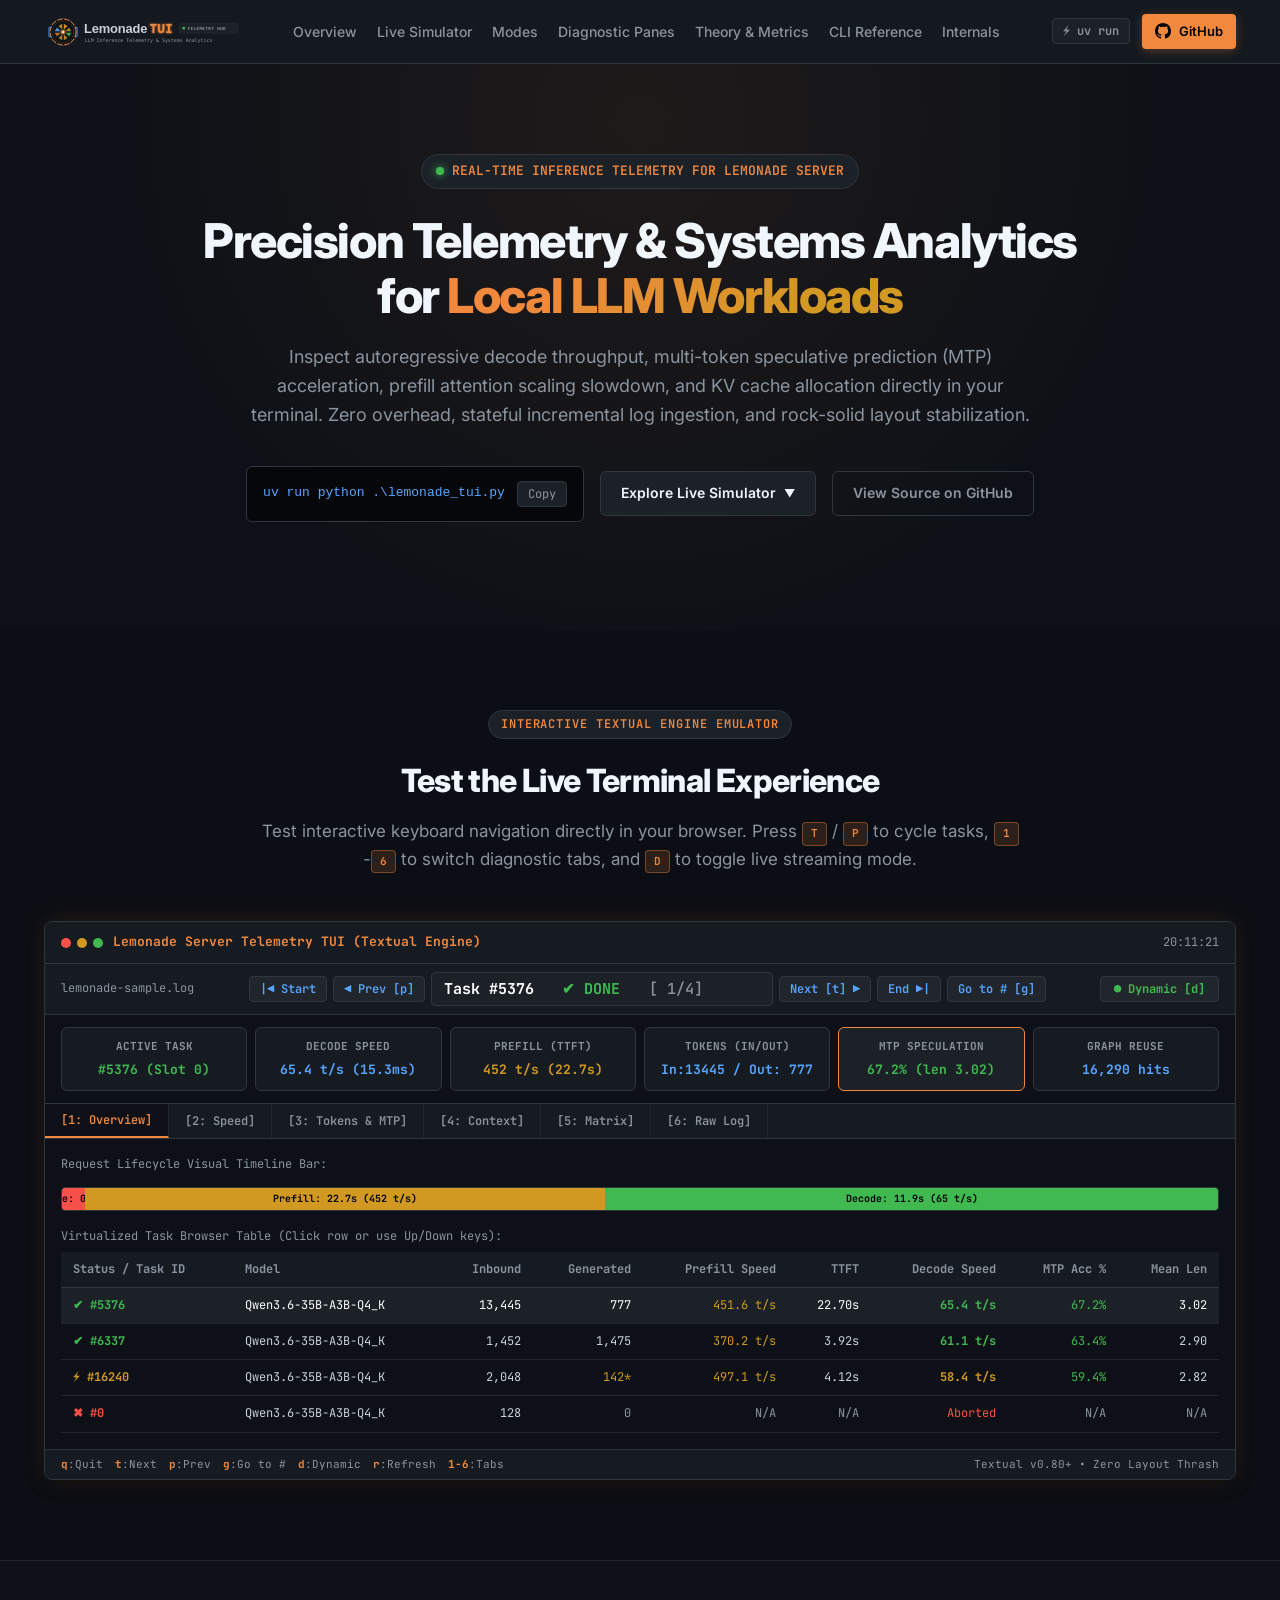
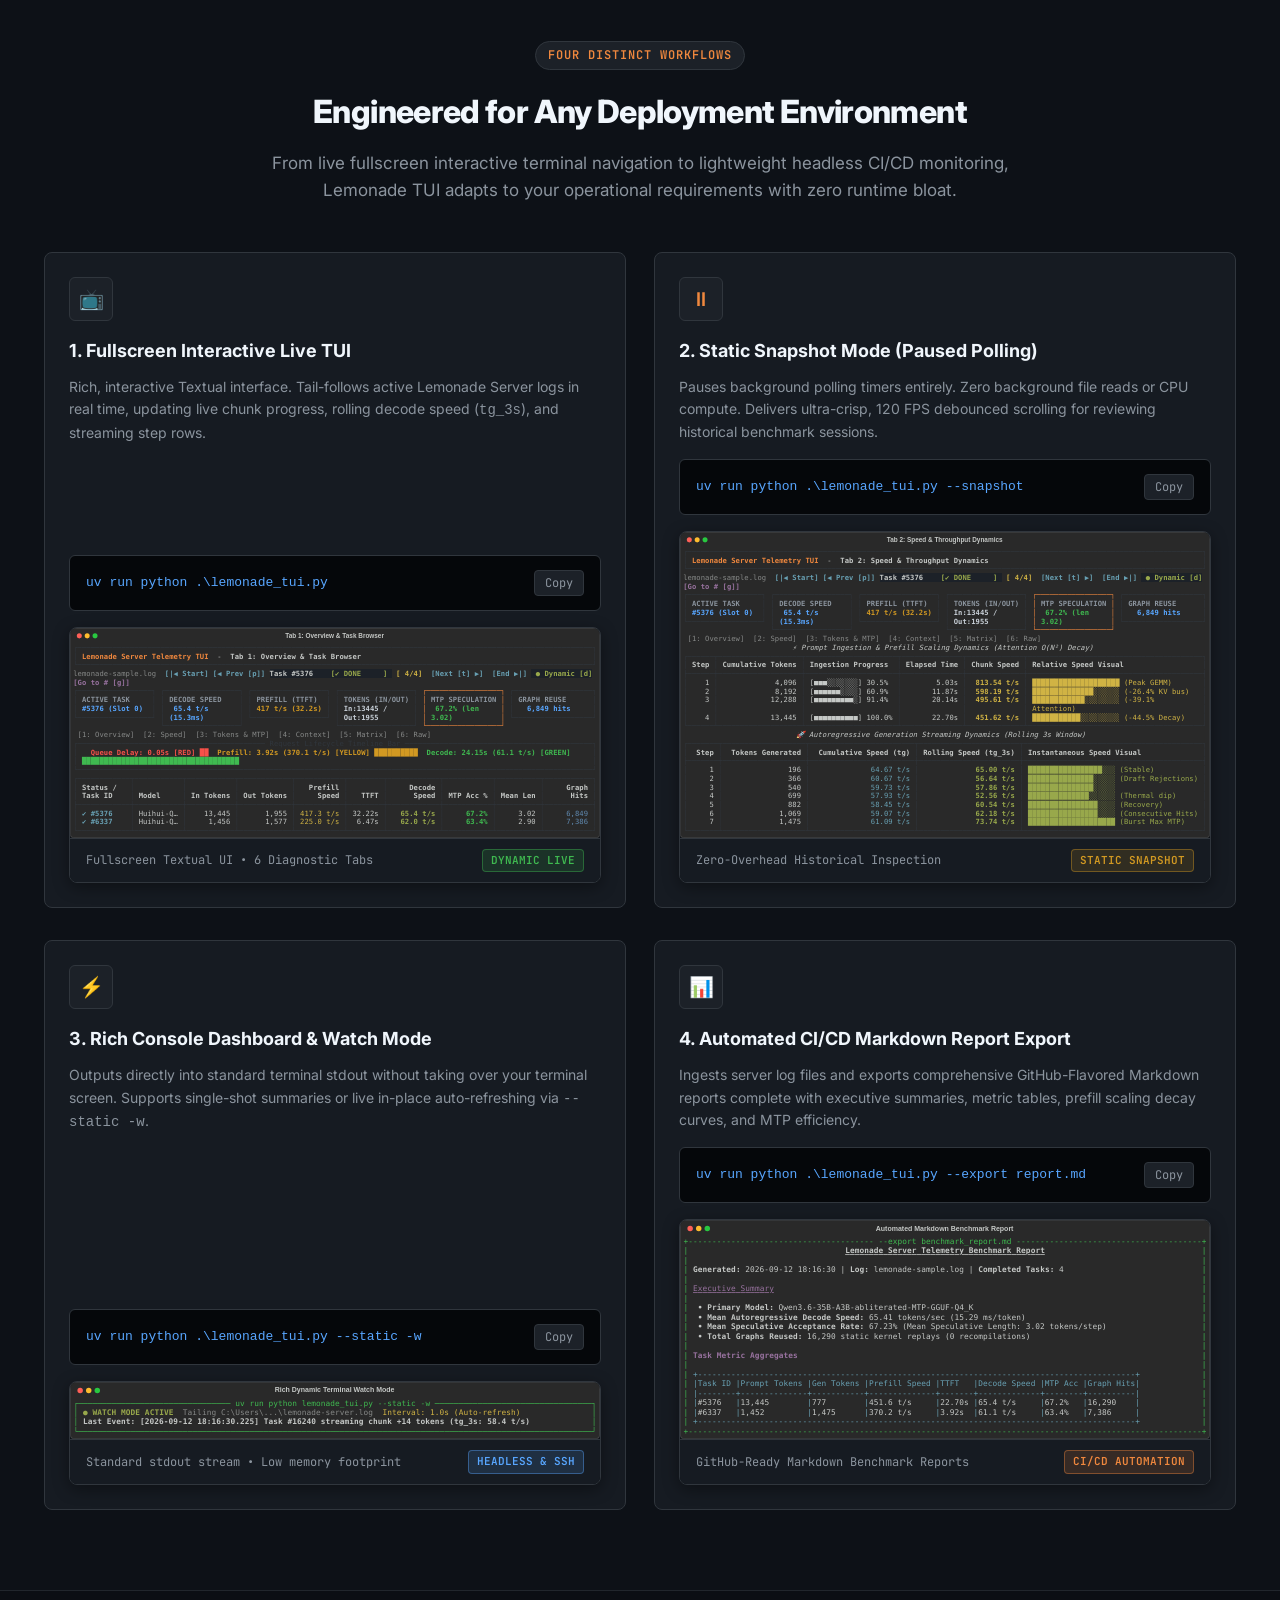
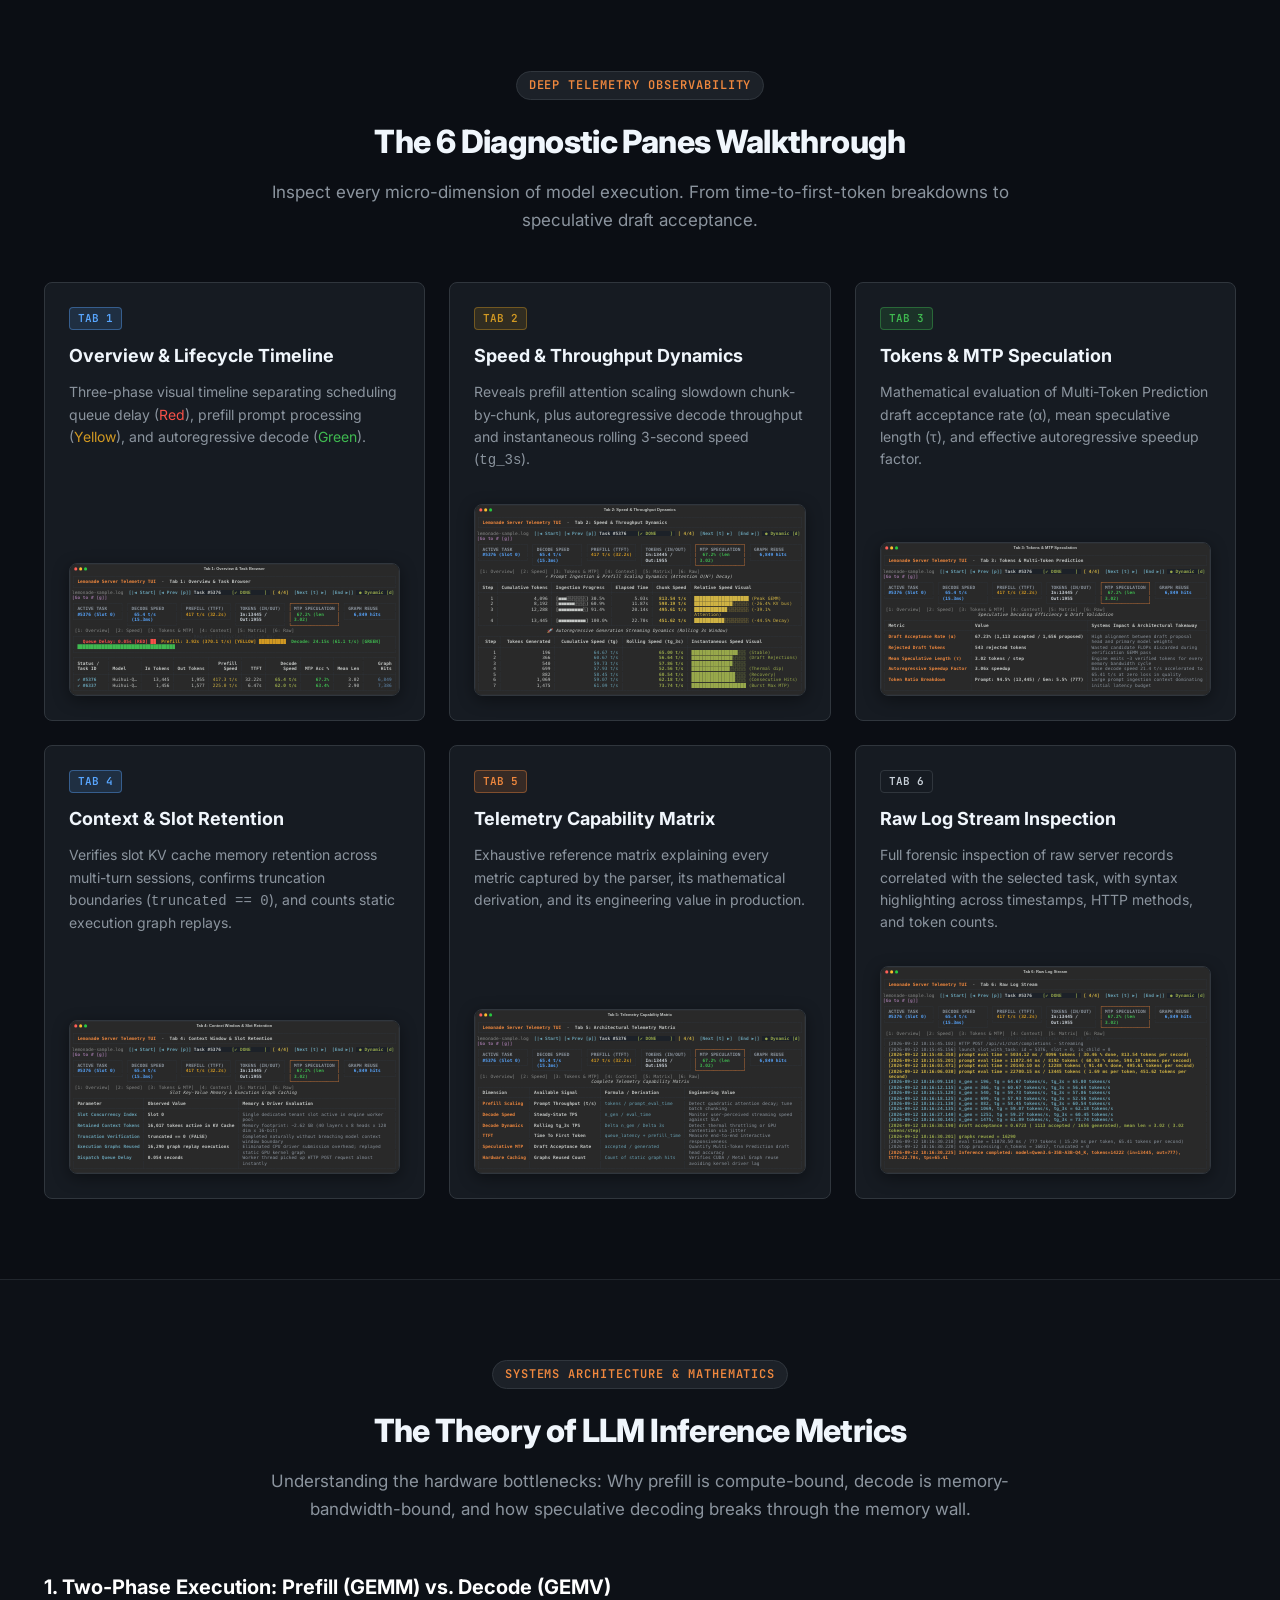
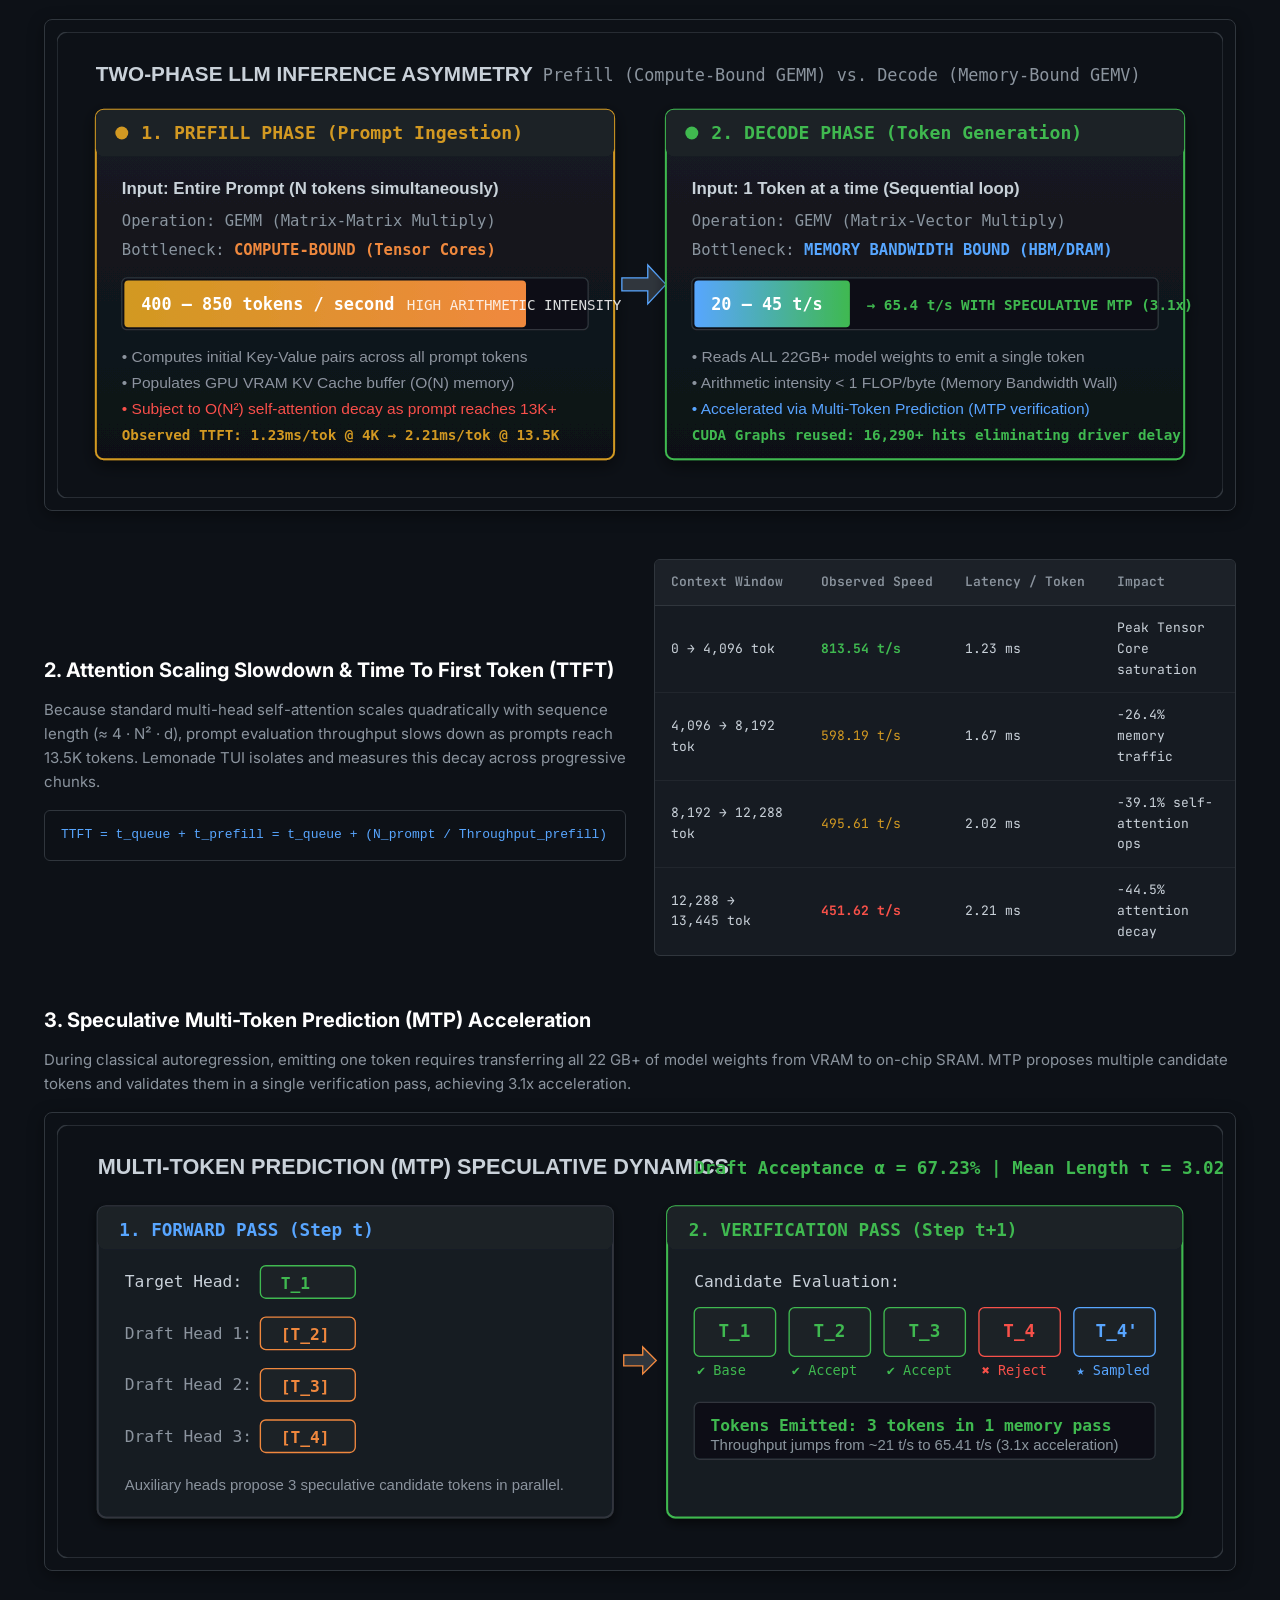
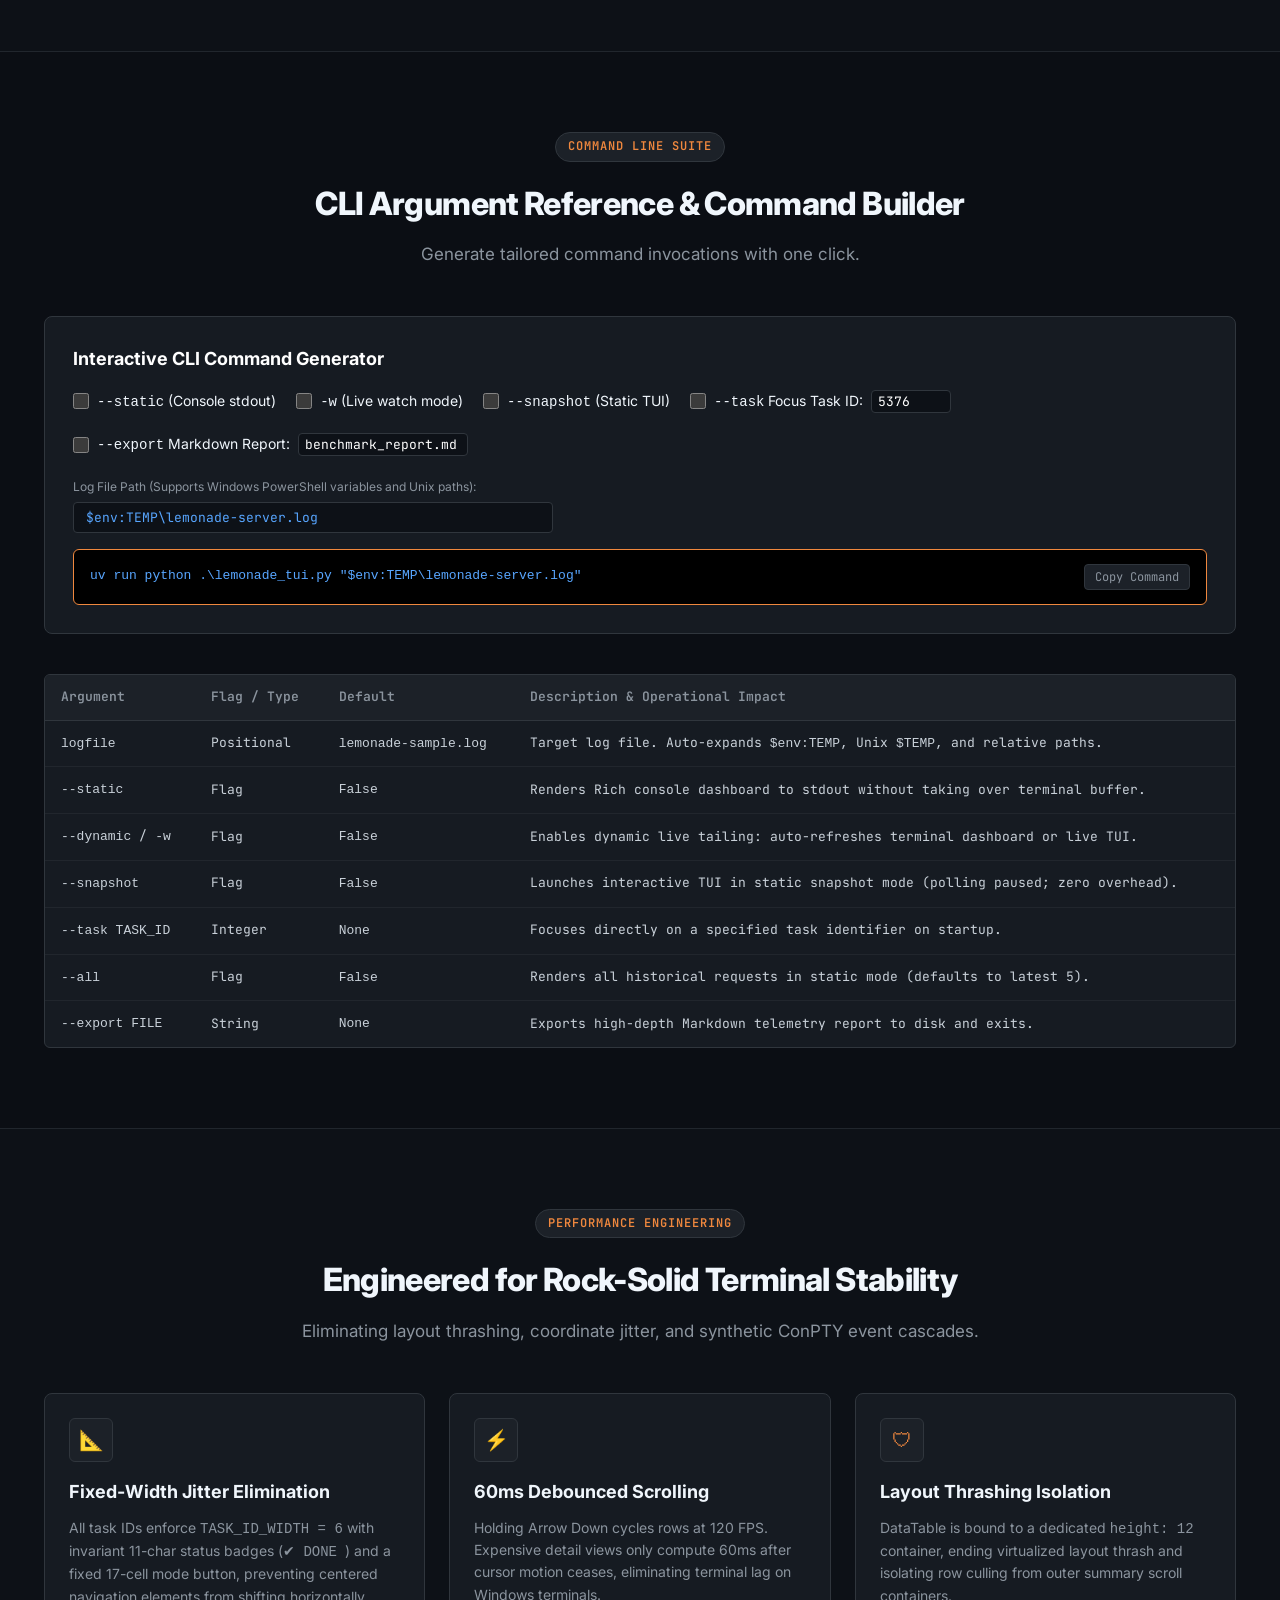
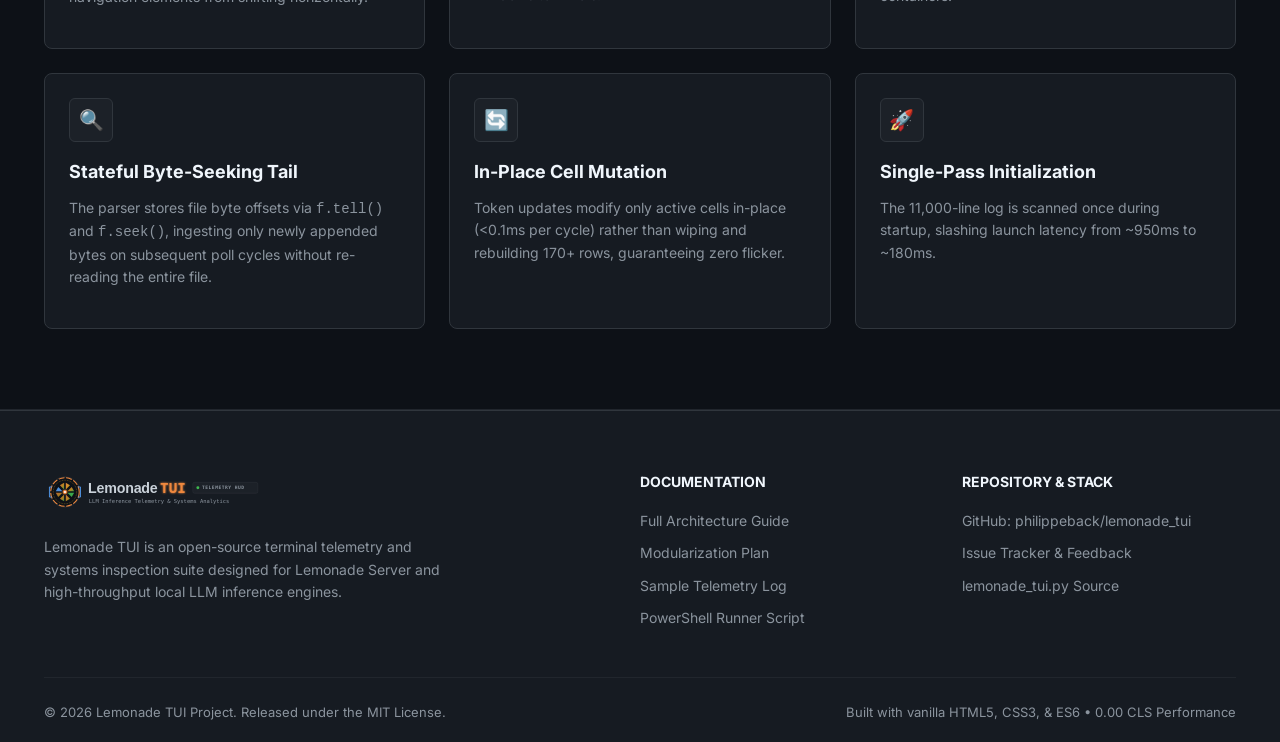
<file: docs/index.html>
<!DOCTYPE html>
<html lang="en">
<head>
  <meta charset="UTF-8">
  <meta name="viewport" content="width=device-width, initial-scale=1.0">
  <title>Lemonade TUI | High-Performance Inference Telemetry for Lemonade Server</title>
  <meta name="description" content="Precision LLM inference telemetry, decode throughput monitoring, speculative MTP acceleration, and KV cache analytics for Lemonade Server.">
  <meta property="og:title" content="Lemonade TUI - LLM Inference Telemetry Engine">
  <meta property="og:description" content="Real-time terminal inspection suite for Lemonade Server: decode speed, prefill decay, speculative MTP, and KV cache retention.">
  <meta property="og:type" content="website">
  <meta property="og:image" content="assets/brand/logo-lemonade-tui.svg">
  
  <link rel="icon" type="image/svg+xml" href="assets/brand/logo-icon.svg">
  <link rel="preconnect" href="https://fonts.googleapis.com">
  <link rel="preconnect" href="https://fonts.gstatic.com" crossorigin>
  <link href="https://fonts.googleapis.com/css2?family=Inter:wght@400;500;600;700;800&family=JetBrains+Mono:wght@400;500;600;700;800&display=swap" rel="stylesheet">
  
  <link rel="stylesheet" href="css/tokens.css">
  <link rel="stylesheet" href="css/layout.css">
  <link rel="stylesheet" href="css/components.css">
  <link rel="stylesheet" href="css/terminal-simulator.css">
</head>
<body>

  <!-- Sticky Global Header -->
  <header id="site-header">
    <div class="container header-inner">
      <a href="#overview" class="brand-link" aria-label="Lemonade TUI Home">
        <img src="assets/brand/logo-lemonade-tui.svg" alt="Lemonade TUI Logo" class="brand-logo-img">
      </a>

      <nav aria-label="Main Navigation">
        <ul class="nav-menu">
          <li><a href="#overview" class="nav-link">Overview</a></li>
          <li><a href="#tui-simulator" class="nav-link">Live Simulator</a></li>
          <li><a href="#modes" class="nav-link">Modes</a></li>
          <li><a href="#panes" class="nav-link">Diagnostic Panes</a></li>
          <li><a href="#metrics-theory" class="nav-link">Theory &amp; Metrics</a></li>
          <li><a href="#cli-reference" class="nav-link">CLI Reference</a></li>
          <li><a href="#internals" class="nav-link">Internals</a></li>
        </ul>
      </nav>

      <div class="header-actions">
        <button class="btn btn-secondary btn-sm btn-copy" data-clipboard-text="uv run python .\lemonade_tui.py" title="Copy launch command">
          <span>⚡ uv run</span>
        </button>
        <a href="https://github.com/philippeback/lemonade_tui" target="_blank" rel="noopener noreferrer" class="btn btn-primary btn-sm" id="btn-github-nav">
          <svg height="16" width="16" viewBox="0 0 16 16" fill="currentColor">
            <path d="M8 0C3.58 0 0 3.58 0 8c0 3.54 2.29 6.53 5.47 7.59.4.07.55-.17.55-.38 0-.19-.01-.82-.01-1.49-2.01.37-2.53-.49-2.69-.94-.09-.23-.48-.94-.82-1.13-.28-.15-.68-.52-.01-.53.63-.01 1.08.58 1.23.82.72 1.21 1.87.87 2.33.66.07-.52.28-.87.51-1.07-1.78-.2-3.64-.89-3.64-3.95 0-.87.31-1.59.82-2.15-.08-.2-.36-1.02.08-2.12 0 0 .67-.21 2.2.82.64-.18 1.32-.27 2-.27.68 0 1.36.09 2 .27 1.53-1.04 2.2-.82 2.2-.82.44 1.1.16 1.92.08 2.12.51.56.82 1.27.82 2.15 0 3.07-1.87 3.75-3.65 3.95.29.25.54.73.54 1.48 0 1.07-.01 1.93-.01 2.2 0 .21.15.46.55.38A8.013 8.013 0 0016 8c0-4.42-3.58-8-8-8z"/>
          </svg>
          <span>GitHub</span>
        </a>
      </div>
    </div>
  </header>

  <!-- Hero Section -->
  <section class="hero-section" id="overview">
    <div class="container">
      <div class="hero-badge">
        <span class="hero-pulse"></span>
        <span>REAL-TIME INFERENCE TELEMETRY FOR LEMONADE SERVER</span>
      </div>
      
      <h1 class="hero-headline">
        Precision Telemetry &amp; Systems Analytics for <span>Local LLM Workloads</span>
      </h1>
      
      <p class="hero-subhead">
        Inspect autoregressive decode throughput, multi-token speculative prediction (MTP) acceleration, 
        prefill attention scaling slowdown, and KV cache allocation directly in your terminal. 
        Zero overhead, stateful incremental log ingestion, and rock-solid layout stabilization.
      </p>

      <div class="hero-actions">
        <div class="code-box" style="margin: 0;">
          <code>uv run python .\lemonade_tui.py</code>
          <button class="btn-copy" data-clipboard-text="uv run python .\lemonade_tui.py" aria-label="Copy Command">
            Copy
          </button>
        </div>
        <a href="#tui-simulator" class="btn btn-secondary">
          <span>Explore Live Simulator</span>
          <span style="font-size: 11px;">▼</span>
        </a>
        <a href="https://github.com/philippeback/lemonade_tui" target="_blank" rel="noopener noreferrer" class="btn btn-ghost">
          <span>View Source on GitHub</span>
        </a>
      </div>
    </div>
  </section>

  <!-- Interactive Terminal Simulator Section -->
  <section class="section section-alt" id="tui-simulator">
    <div class="container">
      <div class="section-header">
        <span class="section-badge">INTERACTIVE TEXTUAL ENGINE EMULATOR</span>
        <h2 class="section-title">Test the Live Terminal Experience</h2>
        <p class="section-lead">
          Test interactive keyboard navigation directly in your browser. 
          Press <kbd class="badge badge-orange">t</kbd> / <kbd class="badge badge-orange">p</kbd> to cycle tasks, 
          <kbd class="badge badge-orange">1</kbd>-<kbd class="badge badge-orange">6</kbd> to switch diagnostic tabs, 
          and <kbd class="badge badge-orange">d</kbd> to toggle live streaming mode.
        </p>
      </div>

      <!-- Simulated TUI Container -->
      <div class="tui-window">
        <!-- Window Chrome -->
        <div class="tui-header">
          <div class="tui-title-area">
            <div class="tui-traffic-lights">
              <span class="tui-dot red"></span>
              <span class="tui-dot yellow"></span>
              <span class="tui-dot green"></span>
            </div>
            <span class="tui-header-title">Lemonade Server Telemetry TUI (Textual Engine)</span>
          </div>
          <span class="tui-header-clock" id="sim-clock">18:16:30</span>
        </div>

        <!-- Task Bar (#task-bar) -->
        <div class="tui-task-bar">
          <span class="tui-log-name">lemonade-sample.log</span>
          
          <div class="tui-task-controls">
            <button class="tui-btn" id="sim-btn-first" title="First Task [Home]">|◀ Start</button>
            <button class="tui-btn" id="sim-btn-prev" title="Previous Task [p]">◀ Prev [p]</button>
            
            <div class="tui-banner-label">
              <span class="tui-task-id-str" id="sim-task-id">Task #5376  </span>
              <span class="tui-task-status-badge tui-status-done" id="sim-task-status">✔ DONE     </span>
              <span class="tui-counter" id="sim-counter">[ 1/ 4]</span>
            </div>

            <button class="tui-btn" id="sim-btn-next" title="Next Task [t]">Next [t] ▶</button>
            <button class="tui-btn" id="sim-btn-end" title="Last Task [End]">End ▶|</button>
            <button class="tui-btn" id="sim-btn-goto" title="Jump to Task # [g]">Go to # [g]</button>
          </div>

          <button class="tui-btn tui-btn-mode" id="sim-btn-dynamic" title="Toggle Live Streaming vs Snapshot [d]">
            ● Dynamic [d]
          </button>
        </div>

        <!-- 6 Invariant HUD KPI Ribbon Cards (#kpi-strip) -->
        <div class="tui-kpi-strip">
          <div class="tui-kpi-card">
            <span class="tui-kpi-title">ACTIVE TASK</span>
            <span class="tui-kpi-val" id="sim-val-task">#5376 (Slot 0)</span>
          </div>
          <div class="tui-kpi-card">
            <span class="tui-kpi-title">DECODE SPEED</span>
            <span class="tui-kpi-val" id="sim-val-decode">65.4 t/s (15.3ms)</span>
          </div>
          <div class="tui-kpi-card">
            <span class="tui-kpi-title">PREFILL (TTFT)</span>
            <span class="tui-kpi-val orange" id="sim-val-prefill">452 t/s (22.7s)</span>
          </div>
          <div class="tui-kpi-card">
            <span class="tui-kpi-title">TOKENS (IN/OUT)</span>
            <span class="tui-kpi-val" id="sim-val-tokens">In:13445 / Out: 777</span>
          </div>
          <div class="tui-kpi-card highlight">
            <span class="tui-kpi-title">MTP SPECULATION</span>
            <span class="tui-kpi-val green" id="sim-val-mtp">67.2% (len 3.02)</span>
          </div>
          <div class="tui-kpi-card">
            <span class="tui-kpi-title">GRAPH REUSE</span>
            <span class="tui-kpi-val" id="sim-val-graph">16,290 hits</span>
          </div>
        </div>

        <!-- Diagnostic Tabs Header -->
        <div class="tui-tabs-bar">
          <button class="tui-tab-btn active" data-tab="1">[1: Overview]</button>
          <button class="tui-tab-btn" data-tab="2">[2: Speed]</button>
          <button class="tui-tab-btn" data-tab="3">[3: Tokens &amp; MTP]</button>
          <button class="tui-tab-btn" data-tab="4">[4: Context]</button>
          <button class="tui-tab-btn" data-tab="5">[5: Matrix]</button>
          <button class="tui-tab-btn" data-tab="6">[6: Raw Log]</button>
        </div>

        <!-- Tab Content Panes -->
        <div class="tui-content-area">
          
          <!-- Pane 1: Overview -->
          <div class="tui-pane active" data-tab="1">
            <div style="font-size: 12px; color: #8b949e; margin-bottom: 6px;">Request Lifecycle Visual Timeline Bar:</div>
            <div class="tui-timeline-bar">
              <div class="tui-bar-segment tui-bar-queue" id="sim-bar-q" style="width: 5%;">Queue: 0.05s</div>
              <div class="tui-bar-segment tui-bar-prefill" id="sim-bar-p" style="width: 45%;">Prefill: 22.7s (452 t/s)</div>
              <div class="tui-bar-segment tui-bar-decode" id="sim-bar-d" style="width: 50%;">Decode: 11.9s (65 t/s)</div>
            </div>

            <div style="font-size: 12px; color: #8b949e; margin-bottom: 6px;">Virtualized Task Browser Table (Click row or use Up/Down keys):</div>
            <table class="tui-table">
              <thead>
                <tr>
                  <th>Status / Task ID</th>
                  <th>Model</th>
                  <th style="text-align: right;">Inbound</th>
                  <th style="text-align: right;">Generated</th>
                  <th style="text-align: right;">Prefill Speed</th>
                  <th style="text-align: right;">TTFT</th>
                  <th style="text-align: right;">Decode Speed</th>
                  <th style="text-align: right;">MTP Acc %</th>
                  <th style="text-align: right;">Mean Len</th>
                </tr>
              </thead>
              <tbody id="sim-task-rows">
                <tr class="selected">
                  <td style="color: #3fb950; font-weight: 700;">✔ #5376</td>
                  <td>Qwen3.6-35B-A3B-Q4_K</td>
                  <td style="text-align: right;">13,445</td>
                  <td style="text-align: right;">777</td>
                  <td style="text-align: right; color: #d29922;">451.6 t/s</td>
                  <td style="text-align: right;">22.70s</td>
                  <td style="text-align: right; color: #3fb950; font-weight: 700;">65.4 t/s</td>
                  <td style="text-align: right; color: #3fb950;">67.2%</td>
                  <td style="text-align: right;">3.02</td>
                </tr>
                <tr>
                  <td style="color: #3fb950; font-weight: 700;">✔ #6337</td>
                  <td>Qwen3.6-35B-A3B-Q4_K</td>
                  <td style="text-align: right;">1,452</td>
                  <td style="text-align: right;">1,475</td>
                  <td style="text-align: right; color: #d29922;">370.2 t/s</td>
                  <td style="text-align: right;">3.92s</td>
                  <td style="text-align: right; color: #3fb950; font-weight: 700;">61.1 t/s</td>
                  <td style="text-align: right; color: #3fb950;">63.4%</td>
                  <td style="text-align: right;">2.90</td>
                </tr>
                <tr>
                  <td style="color: #d29922; font-weight: 700;">⚡ #16240</td>
                  <td>Qwen3.6-35B-A3B-Q4_K</td>
                  <td style="text-align: right;">2,048</td>
                  <td style="text-align: right; color: #d29922;">142*</td>
                  <td style="text-align: right; color: #d29922;">497.1 t/s</td>
                  <td style="text-align: right;">4.12s</td>
                  <td style="text-align: right; color: #d29922; font-weight: 700;">58.4 t/s</td>
                  <td style="text-align: right; color: #3fb950;">59.4%</td>
                  <td style="text-align: right;">2.82</td>
                </tr>
                <tr>
                  <td style="color: #f85149; font-weight: 700;">✖ #0</td>
                  <td>Qwen3.6-35B-A3B-Q4_K</td>
                  <td style="text-align: right;">128</td>
                  <td style="text-align: right; color: #8b949e;">0</td>
                  <td style="text-align: right; color: #8b949e;">N/A</td>
                  <td style="text-align: right; color: #8b949e;">N/A</td>
                  <td style="text-align: right; color: #f85149;">Aborted</td>
                  <td style="text-align: right; color: #8b949e;">N/A</td>
                  <td style="text-align: right; color: #8b949e;">N/A</td>
                </tr>
              </tbody>
            </table>
          </div>

          <!-- Pane 2: Speed -->
          <div class="tui-pane" data-tab="2">
            <div style="font-size: 13px; font-weight: 700; color: #d29922; margin-bottom: 8px;">⚡ Prompt Ingestion &amp; Attention Scaling Degradation:</div>
            <table class="tui-table" style="margin-bottom: 16px;">
              <thead>
                <tr>
                  <th>Context Boundary</th>
                  <th>Cumulative Tokens</th>
                  <th>Ingestion Speed</th>
                  <th>Latency / Token</th>
                  <th>Scaling Visual</th>
                </tr>
              </thead>
              <tbody>
                <tr>
                  <td>Step 1 (0 → 4K)</td>
                  <td>4,096</td>
                  <td style="color: #d29922; font-weight: 700;">813.54 t/s</td>
                  <td>1.23 ms/tok</td>
                  <td style="color: #d29922;">████████████████████ (Peak GEMM saturation)</td>
                </tr>
                <tr>
                  <td>Step 2 (4K → 8K)</td>
                  <td>8,192</td>
                  <td style="color: #d29922; font-weight: 700;">598.19 t/s</td>
                  <td>1.67 ms/tok</td>
                  <td style="color: #d29922;">██████████████░░░░░░ (-26.4% KV cache traffic)</td>
                </tr>
                <tr>
                  <td>Step 3 (8K → 12K)</td>
                  <td>12,288</td>
                  <td style="color: #d29922; font-weight: 700;">495.61 t/s</td>
                  <td>2.02 ms/tok</td>
                  <td style="color: #d29922;">████████████░░░░░░░░ (-39.1% Self-Attention)</td>
                </tr>
                <tr>
                  <td>Step 4 (12K → 13.5K)</td>
                  <td>13,445</td>
                  <td style="color: #d29922; font-weight: 700;">451.62 t/s</td>
                  <td>2.21 ms/tok</td>
                  <td style="color: #d29922;">███████████░░░░░░░░░ (-44.5% Context Decay)</td>
                </tr>
              </tbody>
            </table>
            <div style="font-size: 13px; font-weight: 700; color: #3fb950; margin-bottom: 8px;">🚀 Autoregressive Decode Streaming (Rolling tg_3s Window):</div>
            <div style="font-size: 12px; color: #8b949e;">Rolling 3-second generation speed oscillates between 52 t/s (draft rejections) and 74 t/s (burst MTP hits).</div>
          </div>

          <!-- Pane 3: Tokens & MTP -->
          <div class="tui-pane" data-tab="3">
            <div class="grid-2">
              <div style="background: #161b22; padding: 16px; border-radius: 6px; border: 1px solid #30363d;">
                <div style="color: #8b949e; font-size: 11px; font-weight: 700; text-transform: uppercase;">Prompt vs. Generation Allocation</div>
                <div style="font-size: 20px; font-weight: 800; color: #c9d1d9; margin: 8px 0;" id="sim-tok-prompt">13,445 prompt tokens</div>
                <div style="font-size: 14px; color: #58a6ff;" id="sim-tok-gen">777 generated tokens</div>
                <div style="font-size: 12px; color: #8b949e; margin-top: 8px;">Ratio: 94.5% prompt context / 5.5% completion output</div>
              </div>
              <div style="background: #161b22; padding: 16px; border-radius: 6px; border: 1px solid #f0883e;">
                <div style="color: #f0883e; font-size: 11px; font-weight: 700; text-transform: uppercase;">Speculative Draft Acceptance Rate</div>
                <div style="font-size: 24px; font-weight: 800; color: #3fb950; margin: 6px 0;" id="sim-tok-accept">67.2%</div>
                <div style="font-size: 14px; color: #c9d1d9; font-weight: 600;" id="sim-tok-speedup">~3.02x Acceleration</div>
                <div style="font-size: 12px; color: #8b949e; margin-top: 6px;">Single memory bandwidth pass emits 3 verified tokens</div>
              </div>
            </div>
          </div>

          <!-- Pane 4: Context -->
          <div class="tui-pane" data-tab="4">
            <table class="tui-table">
              <tbody>
                <tr>
                  <td style="color: #8b949e; width: 220px;">Retained KV Cache Tokens</td>
                  <td style="color: #ffffff; font-weight: 700;" id="sim-ctx-tokens">16,017 tokens</td>
                  <td style="color: #8b949e;">~2.62 GB allocated in VRAM for instant subsequent prompt turn</td>
                </tr>
                <tr>
                  <td style="color: #8b949e;">Context Truncation Status</td>
                  <td style="color: #3fb950; font-weight: 700;">truncated == 0</td>
                  <td style="color: #8b949e;">Request completed within context window limit (No output clipping)</td>
                </tr>
                <tr>
                  <td style="color: #8b949e;">CUDA Execution Graphs Reused</td>
                  <td style="color: #58a6ff; font-weight: 700;" id="sim-ctx-graphs">16,290 hits</td>
                  <td style="color: #8b949e;">Eliminated CPU driver submission delays; replayed pre-compiled GPU graph</td>
                </tr>
                <tr>
                  <td style="color: #8b949e;">Dispatch Queue Scheduling Delay</td>
                  <td style="color: #f0883e; font-weight: 700;" id="sim-ctx-queue">0.054s</td>
                  <td style="color: #8b949e;">Worker thread immediately picked up HTTP request without backlog delay</td>
                </tr>
              </tbody>
            </table>
          </div>

          <!-- Pane 5: Capability Matrix -->
          <div class="tui-pane" data-tab="5">
            <div style="font-size: 12px; color: #8b949e; margin-bottom: 8px;">Exhaustive Architectural Telemetry Mapping:</div>
            <table class="tui-table">
              <thead>
                <tr>
                  <th>Signal Dimension</th>
                  <th>Metric Name</th>
                  <th>Derivation Formula</th>
                  <th>Systems Value</th>
                </tr>
              </thead>
              <tbody>
                <tr>
                  <td style="color: #f0883e; font-weight: 700;">Prefill Scaling</td>
                  <td>Prompt Throughput (t/s)</td>
                  <td><code>tokens / prompt_eval_time</code></td>
                  <td>Detect quadratic attention decay; tune batch chunking</td>
                </tr>
                <tr>
                  <td style="color: #58a6ff; font-weight: 700;">Decode Speed</td>
                  <td>Steady-State TPS</td>
                  <td><code>n_gen / eval_time</code></td>
                  <td>Monitor user-perceived streaming speed against SLA</td>
                </tr>
                <tr>
                  <td style="color: #3fb950; font-weight: 700;">Speculative MTP</td>
                  <td>Draft Acceptance Rate</td>
                  <td><code>accepted / generated</code></td>
                  <td>Quantify Multi-Token Prediction draft head accuracy</td>
                </tr>
                <tr>
                  <td style="color: #bc8cff; font-weight: 700;">Hardware Graph</td>
                  <td>Graphs Reused Count</td>
                  <td><code>graphs reused = N</code></td>
                  <td>Verify static CUDA / Metal graph replay avoiding kernel driver lag</td>
                </tr>
              </tbody>
            </table>
          </div>

          <!-- Pane 6: Raw Log -->
          <div class="tui-pane" data-tab="6">
            <pre class="tui-raw-log" id="sim-raw-log">Loading raw correlated records...</pre>
          </div>

        </div>

        <!-- Terminal Status Footer -->
        <div class="tui-footer">
          <div class="tui-keys-strip">
            <span><span class="tui-key-badge">q</span>:Quit</span>
            <span><span class="tui-key-badge">t</span>:Next</span>
            <span><span class="tui-key-badge">p</span>:Prev</span>
            <span><span class="tui-key-badge">g</span>:Go to #</span>
            <span><span class="tui-key-badge">d</span>:Dynamic</span>
            <span><span class="tui-key-badge">r</span>:Refresh</span>
            <span><span class="tui-key-badge">1-6</span>:Tabs</span>
          </div>
          <span>Textual v0.80+ • Zero Layout Thrash</span>
        </div>

        <!-- Jump to Task Modal Dialog (#sim-jump-modal) -->
        <div class="tui-modal-overlay" id="sim-jump-modal">
          <div class="tui-modal-box">
            <div style="font-weight: 700; color: #f0883e; margin-bottom: 4px;">Jump to Task ID</div>
            <div style="font-size: 11px; color: #8b949e;">Available: 0, 5376, 6337, 16240</div>
            <input type="number" class="tui-modal-input" id="sim-jump-input" placeholder="e.g. 5376">
            <div style="display: flex; gap: 8px; justify-content: center;">
              <button class="btn btn-primary btn-sm" id="sim-modal-submit">Jump [Enter]</button>
              <button class="btn btn-ghost btn-sm" id="sim-modal-cancel">Cancel [Esc]</button>
            </div>
          </div>
        </div>

      </div>
    </div>
  </section>

  <!-- Execution Modes Section -->
  <section class="section" id="modes">
    <div class="container">
      <div class="section-header">
        <span class="section-badge">FOUR DISTINCT WORKFLOWS</span>
        <h2 class="section-title">Engineered for Any Deployment Environment</h2>
        <p class="section-lead">
          From live fullscreen interactive terminal navigation to lightweight headless CI/CD monitoring, 
          Lemonade TUI adapts to your operational requirements with zero runtime bloat.
        </p>
      </div>

      <div class="grid-2" style="margin-bottom: 32px;">
        
        <!-- Mode 1: Interactive Live TUI -->
        <div class="feature-card">
          <div class="card-icon">📺</div>
          <h3 class="card-title">1. Fullscreen Interactive Live TUI</h3>
          <p class="card-text">
            Rich, interactive Textual interface. Tail-follows active Lemonade Server logs in real time, 
            updating live chunk progress, rolling decode speed (<code>tg_3s</code>), and streaming step rows.
          </p>
          <div class="code-box">
            <code>uv run python .\lemonade_tui.py</code>
            <button class="btn-copy" data-clipboard-text="uv run python .\lemonade_tui.py">Copy</button>
          </div>
          <div class="screenshot-preview">
            <img src="assets/screenshots/tui-tab1-overview.svg" alt="Tab 1 Overview Screenshot" loading="lazy">
            <div class="screenshot-caption">
              <span>Fullscreen Textual UI • 6 Diagnostic Tabs</span>
              <span class="badge badge-green">Dynamic Live</span>
            </div>
          </div>
        </div>

        <!-- Mode 2: Static Snapshot TUI -->
        <div class="feature-card">
          <div class="card-icon">⏸</div>
          <h3 class="card-title">2. Static Snapshot Mode (Paused Polling)</h3>
          <p class="card-text">
            Pauses background polling timers entirely. Zero background file reads or CPU compute. 
            Delivers ultra-crisp, 120 FPS debounced scrolling for reviewing historical benchmark sessions.
          </p>
          <div class="code-box">
            <code>uv run python .\lemonade_tui.py --snapshot</code>
            <button class="btn-copy" data-clipboard-text="uv run python .\lemonade_tui.py --snapshot">Copy</button>
          </div>
          <div class="screenshot-preview">
            <img src="assets/screenshots/tui-tab2-speed.svg" alt="Tab 2 Speed Screenshot" loading="lazy">
            <div class="screenshot-caption">
              <span>Zero-Overhead Historical Inspection</span>
              <span class="badge badge-yellow">Static Snapshot</span>
            </div>
          </div>
        </div>

      </div>

      <div class="grid-2">
        
        <!-- Mode 3: Rich Console Dashboard & Watch Mode -->
        <div class="feature-card">
          <div class="card-icon">⚡</div>
          <h3 class="card-title">3. Rich Console Dashboard &amp; Watch Mode</h3>
          <p class="card-text">
            Outputs directly into standard terminal stdout without taking over your terminal screen. 
            Supports single-shot summaries or live in-place auto-refreshing via <code>--static -w</code>.
          </p>
          <div class="code-box">
            <code>uv run python .\lemonade_tui.py --static -w</code>
            <button class="btn-copy" data-clipboard-text="uv run python .\lemonade_tui.py --static -w">Copy</button>
          </div>
          <div class="screenshot-preview">
            <img src="assets/screenshots/mode-rich-watch.svg" alt="Rich Live Watch Mode Screenshot" loading="lazy">
            <div class="screenshot-caption">
              <span>Standard stdout stream • Low memory footprint</span>
              <span class="badge badge-blue">Headless &amp; SSH</span>
            </div>
          </div>
        </div>

        <!-- Mode 4: Automated CI/CD Markdown Export -->
        <div class="feature-card">
          <div class="card-icon">📊</div>
          <h3 class="card-title">4. Automated CI/CD Markdown Report Export</h3>
          <p class="card-text">
            Ingests server log files and exports comprehensive GitHub-Flavored Markdown reports complete 
            with executive summaries, metric tables, prefill scaling decay curves, and MTP efficiency.
          </p>
          <div class="code-box">
            <code>uv run python .\lemonade_tui.py --export report.md</code>
            <button class="btn-copy" data-clipboard-text="uv run python .\lemonade_tui.py --export report.md">Copy</button>
          </div>
          <div class="screenshot-preview">
            <img src="assets/screenshots/report-export.svg" alt="Markdown Report Preview" loading="lazy">
            <div class="screenshot-caption">
              <span>GitHub-Ready Markdown Benchmark Reports</span>
              <span class="badge badge-orange">CI/CD Automation</span>
            </div>
          </div>
        </div>

      </div>
    </div>
  </section>

  <!-- Diagnostic Panes Deep-Dive Section -->
  <section class="section section-alt" id="panes">
    <div class="container">
      <div class="section-header">
        <span class="section-badge">DEEP TELEMETRY OBSERVABILITY</span>
        <h2 class="section-title">The 6 Diagnostic Panes Walkthrough</h2>
        <p class="section-lead">
          Inspect every micro-dimension of model execution. From time-to-first-token breakdowns to speculative draft acceptance.
        </p>
      </div>

      <div class="grid-3" style="gap: 24px;">
        
        <!-- Tab 1 -->
        <div class="feature-card">
          <span class="badge badge-blue" style="align-self: flex-start; margin-bottom: 12px;">TAB 1</span>
          <h3 class="card-title">Overview &amp; Lifecycle Timeline</h3>
          <p class="card-text">
            Three-phase visual timeline separating scheduling queue delay (<span style="color: #f85149;">Red</span>), 
            prefill prompt processing (<span style="color: #d29922;">Yellow</span>), and autoregressive decode (<span style="color: #3fb950;">Green</span>).
          </p>
          <div class="screenshot-preview">
            <img src="assets/screenshots/tui-tab1-overview.svg" alt="Overview Tab Screenshot" loading="lazy">
          </div>
        </div>

        <!-- Tab 2 -->
        <div class="feature-card">
          <span class="badge badge-yellow" style="align-self: flex-start; margin-bottom: 12px;">TAB 2</span>
          <h3 class="card-title">Speed &amp; Throughput Dynamics</h3>
          <p class="card-text">
            Reveals prefill attention scaling slowdown chunk-by-chunk, plus autoregressive decode throughput 
            and instantaneous rolling 3-second speed (<code>tg_3s</code>).
          </p>
          <div class="screenshot-preview">
            <img src="assets/screenshots/tui-tab2-speed.svg" alt="Speed Tab Screenshot" loading="lazy">
          </div>
        </div>

        <!-- Tab 3 -->
        <div class="feature-card">
          <span class="badge badge-green" style="align-self: flex-start; margin-bottom: 12px;">TAB 3</span>
          <h3 class="card-title">Tokens &amp; MTP Speculation</h3>
          <p class="card-text">
            Mathematical evaluation of Multi-Token Prediction draft acceptance rate (&alpha;), 
            mean speculative length (&tau;), and effective autoregressive speedup factor.
          </p>
          <div class="screenshot-preview">
            <img src="assets/screenshots/tui-tab3-tokens.svg" alt="Tokens Tab Screenshot" loading="lazy">
          </div>
        </div>

        <!-- Tab 4 -->
        <div class="feature-card">
          <span class="badge badge-blue" style="align-self: flex-start; margin-bottom: 12px;">TAB 4</span>
          <h3 class="card-title">Context &amp; Slot Retention</h3>
          <p class="card-text">
            Verifies slot KV cache memory retention across multi-turn sessions, confirms 
            truncation boundaries (<code>truncated == 0</code>), and counts static execution graph replays.
          </p>
          <div class="screenshot-preview">
            <img src="assets/screenshots/tui-tab4-context.svg" alt="Context Tab Screenshot" loading="lazy">
          </div>
        </div>

        <!-- Tab 5 -->
        <div class="feature-card">
          <span class="badge badge-orange" style="align-self: flex-start; margin-bottom: 12px;">TAB 5</span>
          <h3 class="card-title">Telemetry Capability Matrix</h3>
          <p class="card-text">
            Exhaustive reference matrix explaining every metric captured by the parser, 
            its mathematical derivation, and its engineering value in production.
          </p>
          <div class="screenshot-preview">
            <img src="assets/screenshots/tui-tab5-matrix.svg" alt="Matrix Tab Screenshot" loading="lazy">
          </div>
        </div>

        <!-- Tab 6 -->
        <div class="feature-card">
          <span class="badge badge-ghost" style="align-self: flex-start; margin-bottom: 12px; border: 1px solid #30363d;">TAB 6</span>
          <h3 class="card-title">Raw Log Stream Inspection</h3>
          <p class="card-text">
            Full forensic inspection of raw server records correlated with the selected task, 
            with syntax highlighting across timestamps, HTTP methods, and token counts.
          </p>
          <div class="screenshot-preview">
            <img src="assets/screenshots/tui-tab6-raw.svg" alt="Raw Tab Screenshot" loading="lazy">
          </div>
        </div>

      </div>
    </div>
  </section>

  <!-- Theory of LLM Inference Metrics Section -->
  <section class="section" id="metrics-theory">
    <div class="container">
      <div class="section-header">
        <span class="section-badge">SYSTEMS ARCHITECTURE &amp; MATHEMATICS</span>
        <h2 class="section-title">The Theory of LLM Inference Metrics</h2>
        <p class="section-lead">
          Understanding the hardware bottlenecks: Why prefill is compute-bound, decode is memory-bandwidth-bound, 
          and how speculative decoding breaks through the memory wall.
        </p>
      </div>

      <!-- Diagram 1: Prefill vs Decode -->
      <div style="margin-bottom: 48px;">
        <h3 style="font-size: 20px; font-weight: 700; color: #ffffff; margin-bottom: 12px;">
          1. Two-Phase Execution: Prefill (GEMM) vs. Decode (GEMV)
        </h3>
        <div class="screenshot-preview" style="padding: 12px; background: #0d1117;">
          <img src="assets/diagrams/prefill-decode-flow.svg" alt="Prefill vs Decode Architecture Diagram">
        </div>
      </div>

      <!-- Attention Degradation Table -->
      <div class="grid-2" style="margin-bottom: 48px; align-items: center;">
        <div>
          <h3 style="font-size: 20px; font-weight: 700; color: #ffffff; margin-bottom: 12px;">
            2. Attention Scaling Slowdown &amp; Time To First Token (TTFT)
          </h3>
          <p style="color: var(--color-text-muted); line-height: 1.6; margin-bottom: 16px;">
            Because standard multi-head self-attention scales quadratically with sequence length 
            (&asymp; 4 &middot; N&sup2; &middot; d), prompt evaluation throughput slows down as prompts reach 13.5K tokens. 
            Lemonade TUI isolates and measures this decay across progressive chunks.
          </p>
          <div class="code-box" style="background: #0d1117;">
            <code>TTFT = t_queue + t_prefill = t_queue + (N_prompt / Throughput_prefill)</code>
          </div>
        </div>
        <div class="data-table-wrap">
          <table class="data-table">
            <thead>
              <tr>
                <th>Context Window</th>
                <th>Observed Speed</th>
                <th>Latency / Token</th>
                <th>Impact</th>
              </tr>
            </thead>
            <tbody>
              <tr>
                <td>0 &rarr; 4,096 tok</td>
                <td style="color: #3fb950; font-weight: 700;">813.54 t/s</td>
                <td>1.23 ms</td>
                <td>Peak Tensor Core saturation</td>
              </tr>
              <tr>
                <td>4,096 &rarr; 8,192 tok</td>
                <td style="color: #d29922;">598.19 t/s</td>
                <td>1.67 ms</td>
                <td>-26.4% memory traffic</td>
              </tr>
              <tr>
                <td>8,192 &rarr; 12,288 tok</td>
                <td style="color: #d29922;">495.61 t/s</td>
                <td>2.02 ms</td>
                <td>-39.1% self-attention ops</td>
              </tr>
              <tr>
                <td>12,288 &rarr; 13,445 tok</td>
                <td style="color: #f85149; font-weight: 700;">451.62 t/s</td>
                <td>2.21 ms</td>
                <td>-44.5% attention decay</td>
              </tr>
            </tbody>
          </table>
        </div>
      </div>

      <!-- Diagram 2: MTP Speculation -->
      <div>
        <h3 style="font-size: 20px; font-weight: 700; color: #ffffff; margin-bottom: 12px;">
          3. Speculative Multi-Token Prediction (MTP) Acceleration
        </h3>
        <p style="color: var(--color-text-muted); line-height: 1.6; margin-bottom: 16px;">
          During classical autoregression, emitting one token requires transferring all 22 GB+ of model weights from VRAM to on-chip SRAM. 
          MTP proposes multiple candidate tokens and validates them in a single verification pass, achieving 3.1x acceleration.
        </p>
        <div class="screenshot-preview" style="padding: 12px; background: #0d1117;">
          <img src="assets/diagrams/mtp-speculation.svg" alt="Multi-Token Prediction Diagram">
        </div>
      </div>

    </div>
  </section>

  <!-- CLI Reference & Interactive Builder -->
  <section class="section section-alt" id="cli-reference">
    <div class="container">
      <div class="section-header">
        <span class="section-badge">COMMAND LINE SUITE</span>
        <h2 class="section-title">CLI Argument Reference &amp; Command Builder</h2>
        <p class="section-lead">
          Generate tailored command invocations with one click.
        </p>
      </div>

      <!-- Interactive Command Builder -->
      <div class="builder-box" style="margin-bottom: 40px;">
        <h3 style="font-size: 18px; font-weight: 700; color: #ffffff; margin-bottom: 16px;">
          Interactive CLI Command Generator
        </h3>
        
        <div class="builder-options">
          <label class="builder-checkbox">
            <input type="checkbox" id="opt-static">
            <span><code>--static</code> (Console stdout)</span>
          </label>
          <label class="builder-checkbox">
            <input type="checkbox" id="opt-dynamic">
            <span><code>-w</code> (Live watch mode)</span>
          </label>
          <label class="builder-checkbox">
            <input type="checkbox" id="opt-snapshot">
            <span><code>--snapshot</code> (Static TUI)</span>
          </label>
          <label class="builder-checkbox">
            <input type="checkbox" id="opt-task">
            <span><code>--task</code> Focus Task ID:</span>
            <input type="number" id="val-opt-task" value="5376" style="width: 80px; background: #0d1117; border: 1px solid #30363d; color: #fff; padding: 2px 6px; border-radius: 4px; font-family: var(--font-mono); font-size: 13px;">
          </label>
          <label class="builder-checkbox">
            <input type="checkbox" id="opt-export">
            <span><code>--export</code> Markdown Report:</span>
            <input type="text" id="val-opt-export" value="benchmark_report.md" style="width: 170px; background: #0d1117; border: 1px solid #30363d; color: #fff; padding: 2px 6px; border-radius: 4px; font-family: var(--font-mono); font-size: 13px;">
          </label>
        </div>

        <div style="margin-bottom: 16px;">
          <label style="font-size: 12px; color: #8b949e; display: block; margin-bottom: 6px;">Log File Path (Supports Windows PowerShell variables and Unix paths):</label>
          <input type="text" id="val-opt-log" value="$env:TEMP\lemonade-server.log" style="width: 100%; max-width: 480px; background: #0d1117; border: 1px solid #30363d; color: #58a6ff; padding: 6px 12px; border-radius: 4px; font-family: var(--font-mono); font-size: 13px;">
        </div>

        <div class="code-box" style="background: #000000; border-color: #f0883e;">
          <code id="cli-generated-cmd">uv run python .\lemonade_tui.py "$env:TEMP\lemonade-server.log"</code>
          <button class="btn-copy" data-target="#cli-generated-cmd">Copy Command</button>
        </div>
      </div>

      <!-- Arguments Table -->
      <div class="data-table-wrap">
        <table class="data-table">
          <thead>
            <tr>
              <th>Argument</th>
              <th>Flag / Type</th>
              <th>Default</th>
              <th>Description &amp; Operational Impact</th>
            </tr>
          </thead>
          <tbody>
            <tr>
              <td><code>logfile</code></td>
              <td>Positional</td>
              <td><code>lemonade-sample.log</code></td>
              <td>Target log file. Auto-expands <code>$env:TEMP</code>, Unix <code>$TEMP</code>, and relative paths.</td>
            </tr>
            <tr>
              <td><code>--static</code></td>
              <td>Flag</td>
              <td><code>False</code></td>
              <td>Renders Rich console dashboard to stdout without taking over terminal buffer.</td>
            </tr>
            <tr>
              <td><code>--dynamic</code> / <code>-w</code></td>
              <td>Flag</td>
              <td><code>False</code></td>
              <td>Enables dynamic live tailing: auto-refreshes terminal dashboard or live TUI.</td>
            </tr>
            <tr>
              <td><code>--snapshot</code></td>
              <td>Flag</td>
              <td><code>False</code></td>
              <td>Launches interactive TUI in static snapshot mode (polling paused; zero overhead).</td>
            </tr>
            <tr>
              <td><code>--task TASK_ID</code></td>
              <td>Integer</td>
              <td><code>None</code></td>
              <td>Focuses directly on a specified task identifier on startup.</td>
            </tr>
            <tr>
              <td><code>--all</code></td>
              <td>Flag</td>
              <td><code>False</code></td>
              <td>Renders all historical requests in static mode (defaults to latest 5).</td>
            </tr>
            <tr>
              <td><code>--export FILE</code></td>
              <td>String</td>
              <td><code>None</code></td>
              <td>Exports high-depth Markdown telemetry report to disk and exits.</td>
            </tr>
          </tbody>
        </table>
      </div>

    </div>
  </section>

  <!-- Performance Engineering & Systems Internals -->
  <section class="section" id="internals">
    <div class="container">
      <div class="section-header">
        <span class="section-badge">PERFORMANCE ENGINEERING</span>
        <h2 class="section-title">Engineered for Rock-Solid Terminal Stability</h2>
        <p class="section-lead">
          Eliminating layout thrashing, coordinate jitter, and synthetic ConPTY event cascades.
        </p>
      </div>

      <div class="grid-3" style="gap: 24px;">
        
        <div class="feature-card">
          <div class="card-icon">📐</div>
          <h3 class="card-title">Fixed-Width Jitter Elimination</h3>
          <p class="card-text">
            All task IDs enforce <code>TASK_ID_WIDTH = 6</code> with invariant 11-char status badges 
            (<code>✔ DONE     </code>) and a fixed 17-cell mode button, preventing centered navigation elements from shifting horizontally.
          </p>
        </div>

        <div class="feature-card">
          <div class="card-icon">⚡</div>
          <h3 class="card-title">60ms Debounced Scrolling</h3>
          <p class="card-text">
            Holding Arrow Down cycles rows at 120 FPS. Expensive detail views only compute 
            60ms after cursor motion ceases, eliminating terminal lag on Windows terminals.
          </p>
        </div>

        <div class="feature-card">
          <div class="card-icon">🛡</div>
          <h3 class="card-title">Layout Thrashing Isolation</h3>
          <p class="card-text">
            DataTable is bound to a dedicated <code>height: 12</code> container, ending virtualized layout thrash 
            and isolating row culling from outer summary scroll containers.
          </p>
        </div>

        <div class="feature-card">
          <div class="card-icon">🔍</div>
          <h3 class="card-title">Stateful Byte-Seeking Tail</h3>
          <p class="card-text">
            The parser stores file byte offsets via <code>f.tell()</code> and <code>f.seek()</code>, 
            ingesting only newly appended bytes on subsequent poll cycles without re-reading the entire file.
          </p>
        </div>

        <div class="feature-card">
          <div class="card-icon">🔄</div>
          <h3 class="card-title">In-Place Cell Mutation</h3>
          <p class="card-text">
            Token updates modify only active cells in-place (<0.1ms per cycle) rather than wiping 
            and rebuilding 170+ rows, guaranteeing zero flicker.
          </p>
        </div>

        <div class="feature-card">
          <div class="card-icon">🚀</div>
          <h3 class="card-title">Single-Pass Initialization</h3>
          <p class="card-text">
            The 11,000-line log is scanned once during startup, slashing launch latency from ~950ms to ~180ms.
          </p>
        </div>

      </div>
    </div>
  </section>

  <!-- Global Footer -->
  <footer id="site-footer">
    <div class="container">
      <div class="footer-grid">
        
        <div>
          <img src="assets/brand/logo-lemonade-tui.svg" alt="Lemonade TUI" style="height: 42px; margin-bottom: 16px;">
          <p style="color: var(--color-text-muted); font-size: 14px; line-height: 1.6; max-width: 420px;">
            Lemonade TUI is an open-source terminal telemetry and systems inspection suite designed for 
            Lemonade Server and high-throughput local LLM inference engines.
          </p>
        </div>

        <div>
          <h4 style="color: var(--color-text-bright); font-size: 14px; font-weight: 700; margin-bottom: 16px; text-transform: uppercase;">
            Documentation
          </h4>
          <ul style="list-style: none; display: flex; flex-direction: column; gap: 10px; font-size: 14px;">
            <li><a href="https://github.com/philippeback/lemonade_tui/blob/main/lemonade_tui_full_guide.md" target="_blank" style="color: var(--color-text-muted); text-decoration: none;">Full Architecture Guide</a></li>
            <li><a href="https://github.com/philippeback/lemonade_tui/blob/main/lemonade_tui_modularization_plan.md" target="_blank" style="color: var(--color-text-muted); text-decoration: none;">Modularization Plan</a></li>
            <li><a href="https://github.com/philippeback/lemonade_tui/blob/main/lemonade-sample.log" target="_blank" style="color: var(--color-text-muted); text-decoration: none;">Sample Telemetry Log</a></li>
            <li><a href="https://github.com/philippeback/lemonade_tui/blob/main/run_lemonade_tui.ps1" target="_blank" style="color: var(--color-text-muted); text-decoration: none;">PowerShell Runner Script</a></li>
          </ul>
        </div>

        <div>
          <h4 style="color: var(--color-text-bright); font-size: 14px; font-weight: 700; margin-bottom: 16px; text-transform: uppercase;">
            Repository &amp; Stack
          </h4>
          <ul style="list-style: none; display: flex; flex-direction: column; gap: 10px; font-size: 14px;">
            <li><a href="https://github.com/philippeback/lemonade_tui" target="_blank" style="color: var(--color-text-muted); text-decoration: none;">GitHub: philippeback/lemonade_tui</a></li>
            <li><a href="https://github.com/philippeback/lemonade_tui/issues" target="_blank" style="color: var(--color-text-muted); text-decoration: none;">Issue Tracker &amp; Feedback</a></li>
            <li><a href="https://github.com/philippeback/lemonade_tui/blob/main/lemonade_tui.py" target="_blank" style="color: var(--color-text-muted); text-decoration: none;">lemonade_tui.py Source</a></li>
          </ul>
        </div>

      </div>

      <div class="footer-bottom">
        <span>&copy; 2026 Lemonade TUI Project. Released under the MIT License.</span>
        <span>Built with vanilla HTML5, CSS3, &amp; ES6 • 0.00 CLS Performance</span>
      </div>
    </div>
  </footer>

  <!-- Scripts -->
  <script src="js/telemetry-data.js"></script>
  <script src="js/terminal-simulator.js"></script>
  <script src="js/app.js"></script>
</body>
</html>
</file>
<file: docs/css/tokens.css>
/* OpenSpec Design Tokens for Lemonade TUI */
:root {
  /* Colors - Core Dark Palette directly from lemonade_tui.py */
  --color-bg-canvas: #0d1117;
  --color-bg-surface: #161b22;
  --color-bg-card: #161b22;
  --color-bg-card-highlight: #1c2128;
  --color-border-default: #30363d;
  --color-border-muted: #21262d;
  --color-border-accent: #f0883e;

  /* Accent Colors */
  --color-accent-citrus: #f0883e;
  --color-accent-citrus-dim: #c76a26;
  --color-accent-green: #3fb950;
  --color-accent-orange: #d29922;
  --color-accent-blue: #58a6ff;
  --color-accent-red: #f85149;
  --color-accent-purple: #bc8cff;

  /* Text Colors */
  --color-text-primary: #c9d1d9;
  --color-text-bright: #f0f6fc;
  --color-text-muted: #8b949e;
  --color-text-dim: #6e7681;

  /* Ambient Glows & Shadows */
  --color-terminal-glow: rgba(240, 136, 62, 0.15);
  --color-blue-glow: rgba(88, 166, 255, 0.12);
  --color-green-glow: rgba(63, 185, 80, 0.12);
  --shadow-card: 0 4px 16px rgba(0, 0, 0, 0.4);
  --shadow-modal: 0 12px 36px rgba(0, 0, 0, 0.8), 0 0 0 1px #30363d;

  /* Typography */
  --font-mono: 'JetBrains Mono', 'Fira Code', 'Cascadia Code', 'SF Mono', Consolas, monospace;
  --font-sans: 'Inter', -apple-system, BlinkMacSystemFont, 'Segoe UI', Roboto, sans-serif;

  /* Sizing & Borders */
  --radius-sm: 4px;
  --radius-md: 6px;
  --radius-lg: 8px;
  --radius-pill: 9999px;

  /* Transitions */
  --transition-fast: 0.15s ease-in-out;
  --transition-normal: 0.25s cubic-bezier(0.16, 1, 0.3, 1);
}

*, *::before, *::after {
  box-sizing: border-box;
  margin: 0;
  padding: 0;
}

html {
  scroll-behavior: smooth;
  color-scheme: dark;
}

body {
  background-color: var(--color-bg-canvas);
  color: var(--color-text-primary);
  font-family: var(--font-sans);
  font-size: 15px;
  line-height: 1.6;
  -webkit-font-smoothing: antialiased;
  -moz-osx-font-smoothing: grayscale;
  overflow-x: hidden;
}
</file>
<file: docs/css/layout.css>
/* Layout and Grid System for Lemonade TUI Website */

.container {
  width: 100%;
  max-width: 1240px;
  margin: 0 auto;
  padding: 0 24px;
}

/* Global Sticky Header */
#site-header {
  position: sticky;
  top: 0;
  z-index: 100;
  background: rgba(22, 27, 34, 0.88);
  backdrop-filter: blur(12px);
  -webkit-backdrop-filter: blur(12px);
  border-bottom: 1px solid var(--color-border-default);
  height: 64px;
}

.header-inner {
  display: flex;
  align-items: center;
  justify-content: space-between;
  height: 100%;
}

.brand-link {
  display: flex;
  align-items: center;
  gap: 12px;
  text-decoration: none;
}

.brand-logo-img {
  height: 38px;
  width: auto;
}

.nav-menu {
  display: flex;
  align-items: center;
  gap: 20px;
  list-style: none;
}

.nav-link {
  color: var(--color-text-muted);
  text-decoration: none;
  font-size: 14px;
  font-weight: 500;
  transition: color var(--transition-fast);
}

.nav-link:hover, .nav-link:focus-visible {
  color: var(--color-accent-citrus);
}

.header-actions {
  display: flex;
  align-items: center;
  gap: 12px;
}

/* Sections Global */
.section {
  padding: 80px 0;
  border-bottom: 1px solid var(--color-border-muted);
}

.section-alt {
  background-color: #0b0e14;
}

.section-header {
  margin-bottom: 48px;
  text-align: center;
}

.section-badge {
  display: inline-flex;
  align-items: center;
  gap: 6px;
  padding: 4px 12px;
  border-radius: var(--radius-pill);
  background: var(--color-bg-card-highlight);
  border: 1px solid var(--color-border-default);
  color: var(--color-accent-citrus);
  font-family: var(--font-mono);
  font-size: 12px;
  font-weight: 600;
  text-transform: uppercase;
  letter-spacing: 0.08em;
  margin-bottom: 16px;
}

.section-title {
  font-size: 32px;
  font-weight: 800;
  color: var(--color-text-bright);
  letter-spacing: -0.02em;
  margin-bottom: 12px;
}

.section-lead {
  font-size: 17px;
  color: var(--color-text-muted);
  max-width: 760px;
  margin: 0 auto;
}

/* Hero Section */
.hero-section {
  padding: 90px 0 60px 0;
  text-align: center;
  background: radial-gradient(circle at 50% 10%, rgba(240, 136, 62, 0.08) 0%, transparent 65%);
}

.hero-badge {
  display: inline-flex;
  align-items: center;
  gap: 8px;
  padding: 6px 14px;
  border-radius: var(--radius-pill);
  background: #1c2128;
  border: 1px solid var(--color-border-default);
  color: var(--color-accent-citrus);
  font-family: var(--font-mono);
  font-size: 13px;
  font-weight: 600;
  margin-bottom: 24px;
}

.hero-pulse {
  width: 8px;
  height: 8px;
  border-radius: 50%;
  background-color: var(--color-accent-green);
  box-shadow: 0 0 8px var(--color-accent-green);
  animation: pulse 2s infinite;
}

@keyframes pulse {
  0% { transform: scale(0.95); opacity: 0.8; }
  50% { transform: scale(1.3); opacity: 1; }
  100% { transform: scale(0.95); opacity: 0.8; }
}

.hero-headline {
  font-size: 48px;
  font-weight: 800;
  line-height: 1.15;
  color: var(--color-text-bright);
  letter-spacing: -0.03em;
  max-width: 920px;
  margin: 0 auto 20px auto;
}

.hero-headline span {
  color: var(--color-accent-citrus);
  background: linear-gradient(135deg, #f0883e 20%, #d29922 80%);
  -webkit-background-clip: text;
  -webkit-text-fill-color: transparent;
}

.hero-subhead {
  font-size: 18px;
  color: var(--color-text-muted);
  max-width: 780px;
  margin: 0 auto 36px auto;
  line-height: 1.6;
}

.hero-actions {
  display: flex;
  align-items: center;
  justify-content: center;
  gap: 16px;
  flex-wrap: wrap;
  margin-bottom: 48px;
}

/* Grids */
.grid-2 {
  display: grid;
  grid-template-columns: repeat(2, 1fr);
  gap: 28px;
}

.grid-3 {
  display: grid;
  grid-template-columns: repeat(3, 1fr);
  gap: 24px;
}

.grid-4 {
  display: grid;
  grid-template-columns: repeat(4, 1fr);
  gap: 20px;
}

/* Footer Layout */
#site-footer {
  background: var(--color-bg-surface);
  border-top: 1px solid var(--color-border-default);
  padding: 60px 0 32px 0;
}

.footer-grid {
  display: grid;
  grid-template-columns: 2fr 1fr 1fr;
  gap: 48px;
  margin-bottom: 48px;
}

.footer-bottom {
  display: flex;
  align-items: center;
  justify-content: space-between;
  border-top: 1px solid var(--color-border-muted);
  padding-top: 24px;
  font-size: 13px;
  color: var(--color-text-muted);
}

/* Responsive Media Queries */
@media (max-width: 1080px) {
  .hero-headline { font-size: 38px; }
  .grid-3 { grid-template-columns: repeat(2, 1fr); }
  .grid-4 { grid-template-columns: repeat(2, 1fr); }
  .nav-menu { display: none; }
}

@media (max-width: 768px) {
  .hero-headline { font-size: 30px; }
  .grid-2, .grid-3, .grid-4 { grid-template-columns: 1fr; }
  .footer-grid { grid-template-columns: 1fr; gap: 32px; }
  .footer-bottom { flex-direction: column; gap: 12px; text-align: center; }
  .section { padding: 50px 0; }
}
</file>
<file: docs/css/components.css>
/* UI Components for Lemonade TUI Website */

/* Buttons */
.btn {
  display: inline-flex;
  align-items: center;
  justify-content: center;
  gap: 8px;
  padding: 10px 20px;
  border-radius: var(--radius-md);
  font-family: var(--font-sans);
  font-size: 14px;
  font-weight: 600;
  text-decoration: none;
  cursor: pointer;
  border: 1px solid transparent;
  transition: all var(--transition-fast);
}

.btn-primary {
  background: var(--color-accent-citrus);
  color: #000000;
  box-shadow: 0 2px 10px rgba(240, 136, 62, 0.3);
}

.btn-primary:hover {
  background: #ff9b54;
  transform: translateY(-1px);
  box-shadow: 0 4px 14px rgba(240, 136, 62, 0.4);
}

.btn-secondary {
  background: var(--color-bg-card-highlight);
  color: var(--color-text-bright);
  border-color: var(--color-border-default);
}

.btn-secondary:hover {
  background: #262c36;
  border-color: var(--color-accent-citrus);
  color: var(--color-accent-citrus);
}

.btn-ghost {
  background: transparent;
  color: var(--color-text-muted);
  border-color: var(--color-border-default);
}

.btn-ghost:hover {
  color: var(--color-text-bright);
  border-color: var(--color-text-muted);
}

.btn-sm {
  padding: 6px 12px;
  font-size: 13px;
  border-radius: var(--radius-sm);
}

/* Feature & Mode Cards */
.feature-card {
  background: var(--color-bg-surface);
  border: 1px solid var(--color-border-default);
  border-radius: var(--radius-lg);
  padding: 24px;
  transition: all var(--transition-normal);
  display: flex;
  flex-direction: column;
}

.feature-card:hover {
  border-color: var(--color-border-accent);
  transform: translateY(-3px);
  box-shadow: var(--shadow-card), 0 0 16px var(--color-terminal-glow);
}

.card-icon {
  width: 44px;
  height: 44px;
  border-radius: var(--radius-md);
  background: var(--color-bg-card-highlight);
  border: 1px solid var(--color-border-default);
  display: flex;
  align-items: center;
  justify-content: center;
  margin-bottom: 16px;
  color: var(--color-accent-citrus);
  font-size: 20px;
}

.card-title {
  font-size: 18px;
  font-weight: 700;
  color: var(--color-text-bright);
  margin-bottom: 10px;
}

.card-text {
  font-size: 14px;
  color: var(--color-text-muted);
  line-height: 1.6;
  margin-bottom: 16px;
  flex-grow: 1;
}

/* Screenshot Preview Wrappers */
.screenshot-preview {
  background: #0d1117;
  border: 1px solid var(--color-border-default);
  border-radius: var(--radius-lg);
  overflow: hidden;
  box-shadow: var(--shadow-card);
  margin-top: 16px;
  transition: border-color var(--transition-fast);
}

.screenshot-preview:hover {
  border-color: var(--color-border-accent);
}

.screenshot-preview img {
  width: 100%;
  height: auto;
  display: block;
}

.screenshot-caption {
  background: var(--color-bg-surface);
  border-top: 1px solid var(--color-border-default);
  padding: 10px 16px;
  font-family: var(--font-mono);
  font-size: 12px;
  color: var(--color-text-muted);
  display: flex;
  align-items: center;
  justify-content: space-between;
}

/* Code Blocks & Command Copy */
.code-box {
  position: relative;
  background: #05070a;
  border: 1px solid var(--color-border-default);
  border-radius: var(--radius-md);
  padding: 14px 16px;
  font-family: var(--font-mono);
  font-size: 13px;
  color: var(--color-text-primary);
  display: flex;
  align-items: center;
  justify-content: space-between;
  gap: 12px;
  overflow-x: auto;
}

.code-box code {
  color: #58a6ff;
  white-space: nowrap;
}

.btn-copy {
  background: var(--color-bg-card-highlight);
  border: 1px solid var(--color-border-default);
  color: var(--color-text-muted);
  border-radius: var(--radius-sm);
  padding: 4px 10px;
  font-size: 12px;
  font-family: var(--font-mono);
  cursor: pointer;
  transition: all var(--transition-fast);
  display: inline-flex;
  align-items: center;
  gap: 6px;
  flex-shrink: 0;
}

.btn-copy:hover {
  background: #30363d;
  color: var(--color-text-bright);
}

.btn-copy.copied {
  background: rgba(63, 185, 80, 0.2);
  border-color: var(--color-accent-green);
  color: var(--color-accent-green);
}

/* Tables */
.data-table-wrap {
  width: 100%;
  overflow-x: auto;
  border: 1px solid var(--color-border-default);
  border-radius: var(--radius-md);
  background: var(--color-bg-surface);
}

.data-table {
  width: 100%;
  border-collapse: collapse;
  font-family: var(--font-mono);
  font-size: 13px;
  text-align: left;
}

.data-table th {
  background: var(--color-bg-card-highlight);
  color: var(--color-text-muted);
  padding: 12px 16px;
  font-weight: 600;
  border-bottom: 1px solid var(--color-border-default);
  white-space: nowrap;
}

.data-table td {
  padding: 12px 16px;
  border-bottom: 1px solid var(--color-border-muted);
  color: var(--color-text-primary);
}

.data-table tr:last-child td {
  border-bottom: none;
}

.data-table tr:hover td {
  background: rgba(255, 255, 255, 0.02);
}

/* Badges */
.badge {
  display: inline-flex;
  align-items: center;
  gap: 4px;
  padding: 2px 8px;
  border-radius: var(--radius-sm);
  font-family: var(--font-mono);
  font-size: 11px;
  font-weight: 600;
  text-transform: uppercase;
}

.badge-green { background: rgba(63, 185, 80, 0.15); color: var(--color-accent-green); border: 1px solid rgba(63, 185, 80, 0.4); }
.badge-yellow { background: rgba(210, 153, 34, 0.15); color: var(--color-accent-orange); border: 1px solid rgba(210, 153, 34, 0.4); }
.badge-blue { background: rgba(88, 166, 255, 0.15); color: var(--color-accent-blue); border: 1px solid rgba(88, 166, 255, 0.4); }
.badge-red { background: rgba(248, 81, 73, 0.15); color: var(--color-accent-red); border: 1px solid rgba(248, 81, 73, 0.4); }
.badge-orange { background: rgba(240, 136, 62, 0.15); color: var(--color-accent-citrus); border: 1px solid rgba(240, 136, 62, 0.4); }

/* Interactive Command Builder Component */
.builder-box {
  background: var(--color-bg-surface);
  border: 1px solid var(--color-border-default);
  border-radius: var(--radius-lg);
  padding: 28px;
}

.builder-options {
  display: flex;
  gap: 20px;
  flex-wrap: wrap;
  margin-bottom: 20px;
}

.builder-checkbox {
  display: flex;
  align-items: center;
  gap: 8px;
  font-size: 14px;
  color: var(--color-text-bright);
  cursor: pointer;
  user-select: none;
}

.builder-checkbox input[type="checkbox"] {
  accent-color: var(--color-accent-citrus);
  width: 16px;
  height: 16px;
}
</file>
<file: docs/css/terminal-simulator.css>
/* Textual TUI Emulation Styles for Lemonade TUI Simulator */

.tui-window {
  background: #0d1117;
  border: 1px solid #30363d;
  border-radius: var(--radius-lg);
  box-shadow: var(--shadow-card), 0 0 24px var(--color-terminal-glow);
  overflow: hidden;
  font-family: var(--font-mono);
  user-select: none;
}

/* Window Chrome */
.tui-header {
  background: #161b22;
  border-bottom: 1px solid #30363d;
  padding: 10px 16px;
  display: flex;
  align-items: center;
  justify-content: space-between;
}

.tui-title-area {
  display: flex;
  align-items: center;
  gap: 10px;
}

.tui-traffic-lights {
  display: flex;
  gap: 6px;
}

.tui-dot {
  width: 10px;
  height: 10px;
  border-radius: 50%;
}
.tui-dot.red { background-color: #f85149; }
.tui-dot.yellow { background-color: #d29922; }
.tui-dot.green { background-color: #3fb950; }

.tui-header-title {
  color: #f0883e;
  font-weight: 700;
  font-size: 13px;
}

.tui-header-clock {
  color: #8b949e;
  font-size: 12px;
}

/* Task Bar (#task-bar) */
.tui-task-bar {
  background: #161b22;
  border-bottom: 1px solid #30363d;
  padding: 8px 16px;
  display: flex;
  align-items: center;
  justify-content: space-between;
  gap: 12px;
  flex-wrap: wrap;
}

.tui-log-name {
  color: #8b949e;
  font-size: 12px;
}

.tui-task-controls {
  display: flex;
  align-items: center;
  gap: 6px;
}

.tui-btn {
  background: #21262d;
  border: 1px solid #30363d;
  color: #58a6ff;
  font-family: var(--font-mono);
  font-size: 12px;
  font-weight: 600;
  padding: 4px 10px;
  border-radius: 4px;
  cursor: pointer;
  transition: all var(--transition-fast);
}

.tui-btn:hover {
  background: #30363d;
  color: #ffffff;
  border-color: #8b949e;
}

.tui-btn:active {
  transform: translateY(1px);
}

/* Fixed-Width Banner Elements */
.tui-banner-label {
  display: inline-flex;
  align-items: center;
  gap: 8px;
  min-width: 38ch;
  background: #1c2128;
  padding: 4px 12px;
  border-radius: 4px;
  border: 1px solid #30363d;
}

.tui-task-id-str {
  color: #ffffff;
  font-weight: 700;
  min-width: 8ch;
}

.tui-task-status-badge {
  display: inline-block;
  width: 11ch;
  text-align: center;
  font-weight: 700;
}
.tui-status-done { color: #3fb950; }
.tui-status-inflight { color: #d29922; }
.tui-status-aborted { color: #f85149; }

.tui-counter {
  color: #8b949e;
  font-weight: 500;
}

/* Invariant 17-cell mode button */
.tui-btn-mode {
  width: 17ch;
  text-align: center;
  color: #3fb950;
  font-weight: 700;
}
.tui-btn-mode.static {
  color: #d29922;
}

/* KPI Ribbon Strip (#kpi-strip) */
.tui-kpi-strip {
  display: grid;
  grid-template-columns: repeat(6, 1fr);
  gap: 8px;
  padding: 12px 16px;
  background: #0d1117;
}

.tui-kpi-card {
  background: #161b22;
  border: 1px solid #30363d;
  border-radius: 6px;
  padding: 10px 8px;
  text-align: center;
  display: flex;
  flex-direction: column;
  justify-content: center;
  transition: all var(--transition-fast);
}

.tui-kpi-card.highlight {
  background: #1c2128;
  border-color: #f0883e;
}

.tui-kpi-title {
  color: #8b949e;
  font-size: 11px;
  font-weight: 700;
  margin-bottom: 4px;
  text-transform: uppercase;
}

.tui-kpi-val {
  font-size: 13px;
  font-weight: 700;
  color: #58a6ff;
  white-space: nowrap;
}

.tui-kpi-val.green { color: #3fb950; }
.tui-kpi-val.orange { color: #d29922; }
.tui-kpi-val.red { color: #f85149; }

/* Tabs Bar */
.tui-tabs-bar {
  display: flex;
  background: #161b22;
  border-top: 1px solid #30363d;
  border-bottom: 1px solid #30363d;
  overflow-x: auto;
}

.tui-tab-btn {
  background: transparent;
  border: none;
  color: #8b949e;
  font-family: var(--font-mono);
  font-size: 12px;
  font-weight: 600;
  padding: 8px 16px;
  cursor: pointer;
  border-right: 1px solid #21262d;
  transition: all var(--transition-fast);
  white-space: nowrap;
}

.tui-tab-btn:hover {
  color: #c9d1d9;
  background: rgba(255, 255, 255, 0.03);
}

.tui-tab-btn.active {
  background: #0d1117;
  color: #f0883e;
  border-bottom: 2px solid #f0883e;
}

/* Tab Content Panes */
.tui-content-area {
  padding: 16px;
  min-height: 280px;
  background: #0d1117;
}

.tui-pane {
  display: none;
}
.tui-pane.active {
  display: block;
  animation: fadeIn 0.2s ease-in-out;
}

@keyframes fadeIn {
  from { opacity: 0; transform: translateY(4px); }
  to { opacity: 1; transform: translateY(0); }
}

/* Virtual Table */
.tui-table {
  width: 100%;
  border-collapse: collapse;
  font-size: 12px;
}

.tui-table th {
  background: #161b22;
  color: #8b949e;
  padding: 8px 12px;
  text-align: left;
  border-bottom: 1px solid #30363d;
}

.tui-table td {
  padding: 8px 12px;
  border-bottom: 1px solid #21262d;
  color: #c9d1d9;
}

.tui-table tr.selected td {
  background: #1c2128;
  color: #ffffff;
}

.tui-table tr:hover:not(.selected) td {
  background: rgba(255, 255, 255, 0.02);
  cursor: pointer;
}

/* Timeline bar in Overview */
.tui-timeline-bar {
  display: flex;
  height: 24px;
  border-radius: 4px;
  overflow: hidden;
  margin: 12px 0 16px 0;
  border: 1px solid #30363d;
}

.tui-bar-segment {
  display: flex;
  align-items: center;
  justify-content: center;
  font-size: 10px;
  font-weight: 700;
  color: #000000;
  white-space: nowrap;
  padding: 0 6px;
}

.tui-bar-queue { background-color: #f85149; }
.tui-bar-prefill { background-color: #d29922; }
.tui-bar-decode { background-color: #3fb950; }

/* Raw Log Viewer */
.tui-raw-log {
  background: #05070a;
  border: 1px solid #30363d;
  border-radius: 4px;
  padding: 12px;
  font-size: 11px;
  line-height: 1.5;
  color: #8b949e;
  max-height: 240px;
  overflow-y: auto;
  white-space: pre-wrap;
}

/* Footer Status Bar */
.tui-footer {
  background: #161b22;
  border-top: 1px solid #30363d;
  padding: 6px 16px;
  display: flex;
  align-items: center;
  justify-content: space-between;
  font-size: 11px;
  color: #8b949e;
}

.tui-keys-strip {
  display: flex;
  gap: 12px;
  flex-wrap: wrap;
}

.tui-key-badge {
  color: #f0883e;
  font-weight: 700;
}

/* Modal Jump Dialog */
.tui-modal-overlay {
  position: absolute;
  top: 0; left: 0; right: 0; bottom: 0;
  background: rgba(0, 0, 0, 0.7);
  display: none;
  align-items: center;
  justify-content: center;
  z-index: 50;
}

.tui-modal-overlay.active {
  display: flex;
}

.tui-modal-box {
  background: #161b22;
  border: 1px solid #f0883e;
  border-radius: 8px;
  padding: 20px;
  width: 320px;
  box-shadow: var(--shadow-modal);
  text-align: center;
}

.tui-modal-input {
  width: 100%;
  background: #0d1117;
  border: 1px solid #30363d;
  border-radius: 4px;
  padding: 8px 12px;
  font-family: var(--font-mono);
  font-size: 14px;
  color: #ffffff;
  margin: 12px 0;
  outline: none;
}
.tui-modal-input:focus {
  border-color: #f0883e;
}

/* Responsiveness for Simulator */
@media (max-width: 860px) {
  .tui-kpi-strip { grid-template-columns: repeat(3, 1fr); }
  .tui-task-bar { flex-direction: column; align-items: flex-start; }
}

@media (max-width: 580px) {
  .tui-kpi-strip { grid-template-columns: repeat(2, 1fr); }
}
</file>
